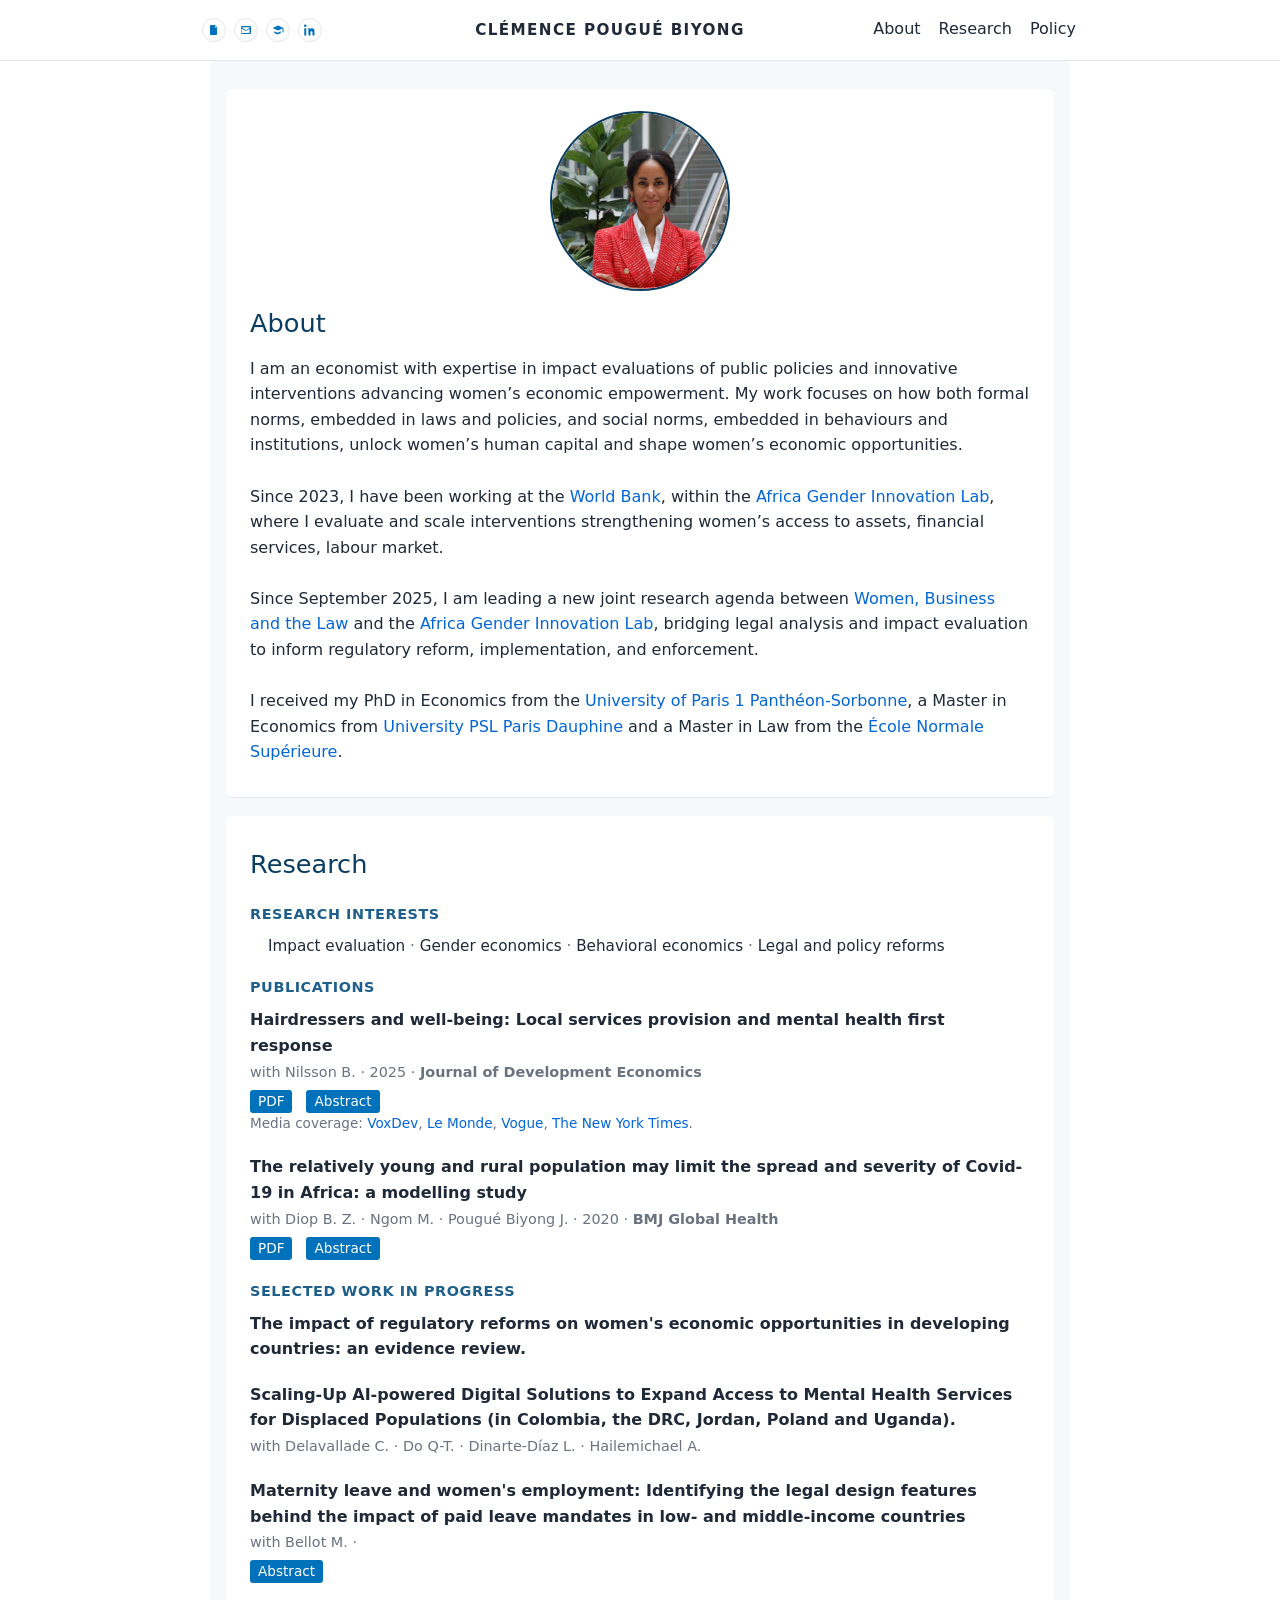
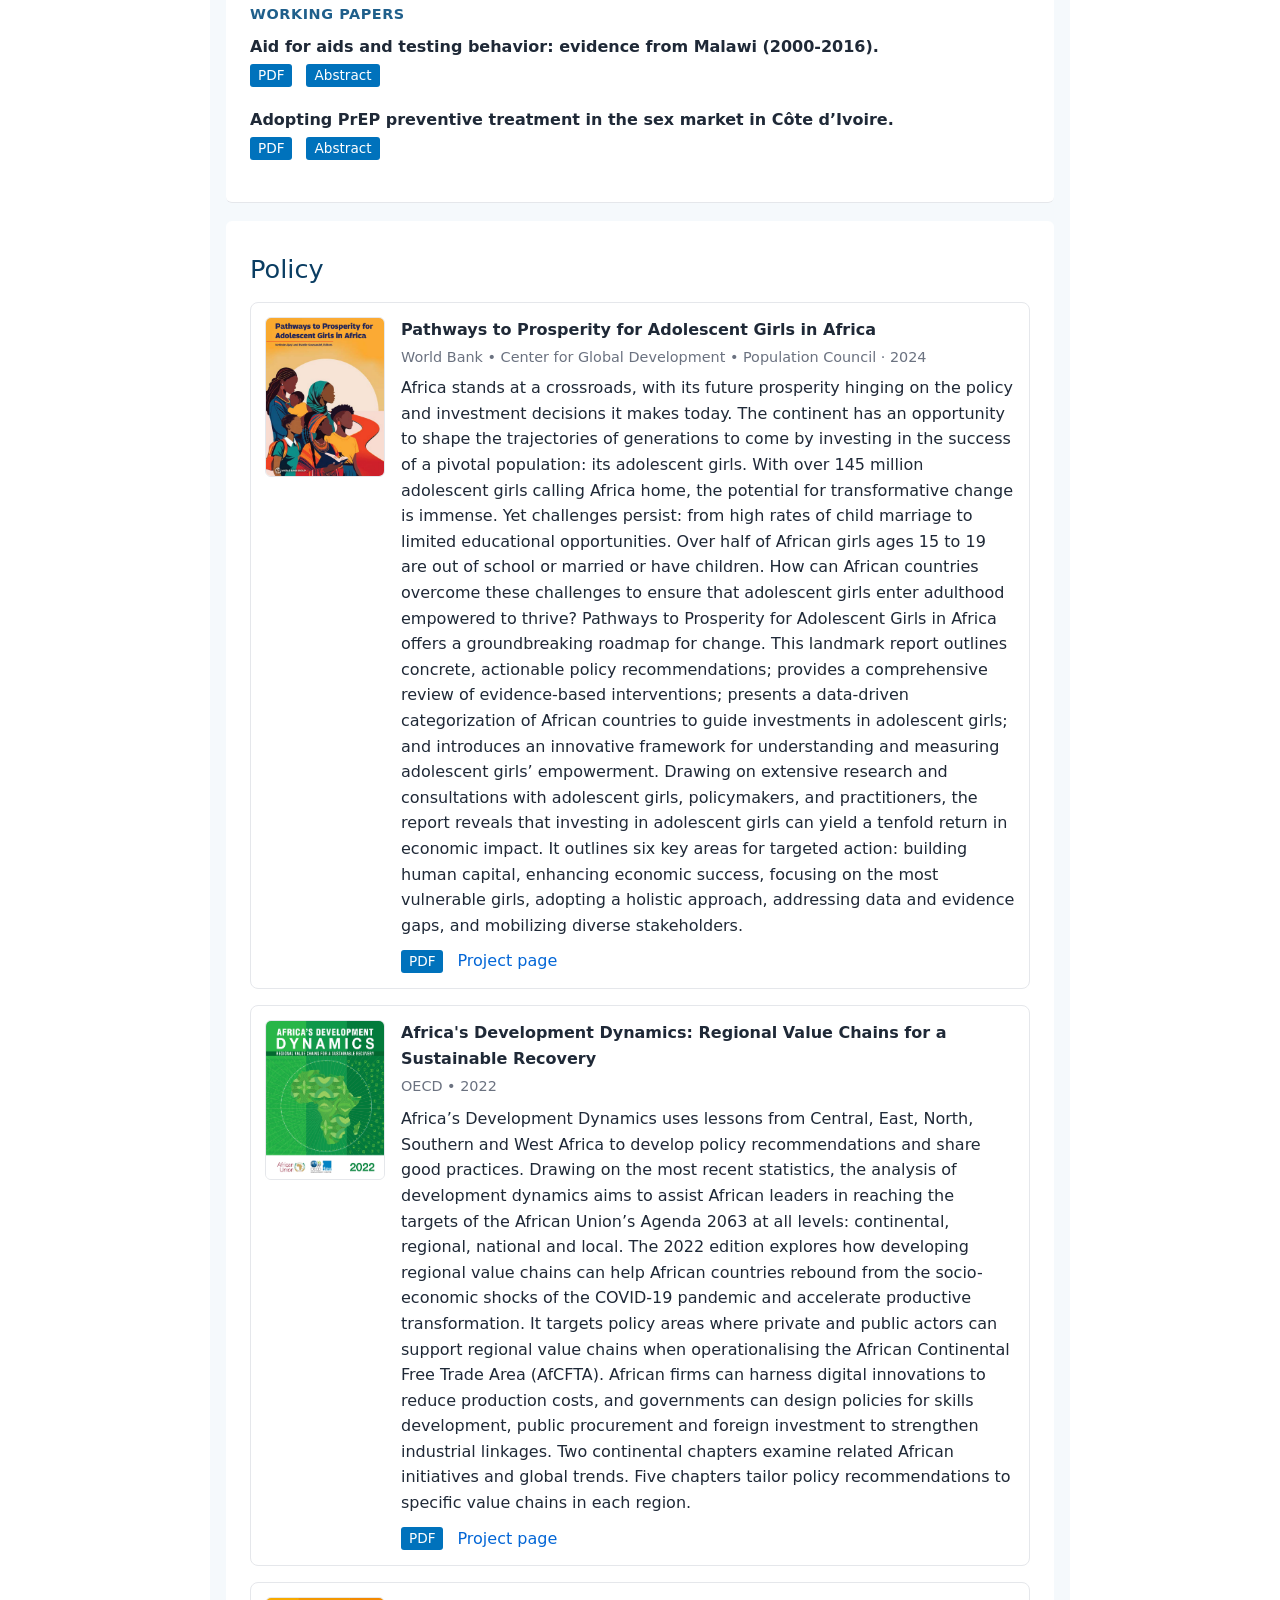
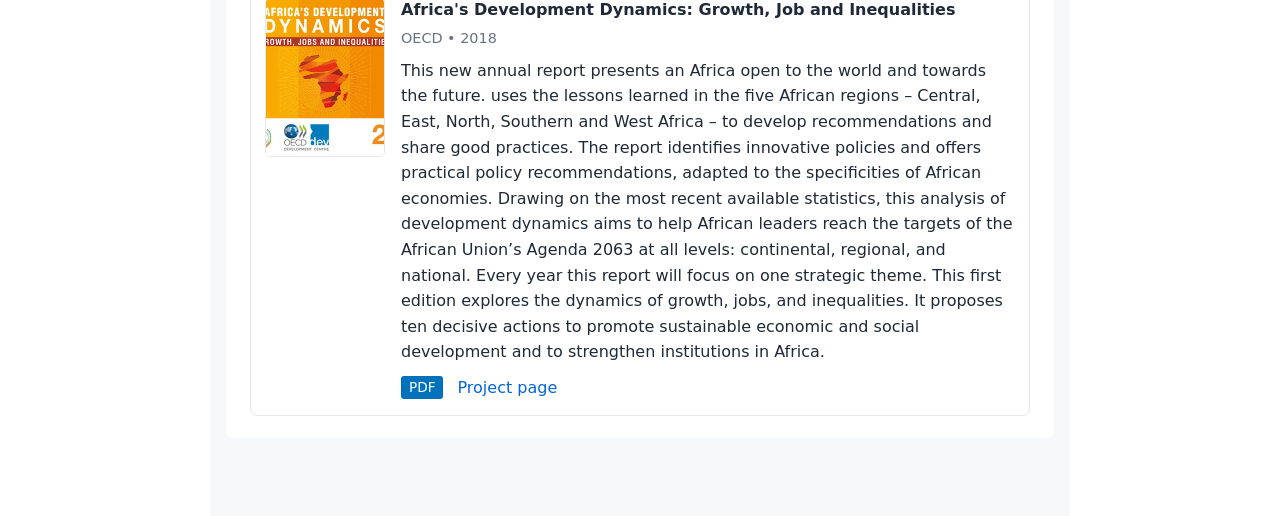
<file: index.html>
<head>
  <meta charset="utf-8">
  <meta name="viewport" content="width=device-width, initial-scale=1">

  <title>Clémence Pougué Biyong</title>

  <!-- Base styles -->
  <link rel="stylesheet" href="assets/css/style.css">

  <!-- One-page layout + overrides -->
  <link rel="stylesheet" href="assets/css/onepage.css">
</head>


<body class="onepage">

  <!-- Sticky top bandeau -->
<header class="topbar">
  <div class="topbar-inner topbar-3col">

    <!-- Left: photo + icons -->
 <div class="top-left">
  <div class="top-icons">
    <a class="top-icon" href="assets/cv/cv.pdf" target="_blank" rel="noopener" aria-label="CV" title="CV">
      <svg viewBox="0 0 24 24" aria-hidden="true">
        <path d="M6 2h8l4 4v14a2 2 0 0 1-2 2H6a2 2 0 0 1-2-2V4a2 2 0 0 1 2-2zm8 1.5V7h3.5L14 3.5zM7 12h10v1.5H7V12zm0 3h10v1.5H7V15zm0-6h6v1.5H7V9z"/>
      </svg>
    </a>

    <a class="top-icon" href="mailto:cpouguebiyong@worldbank.org" aria-label="Email" title="Email">
      <svg viewBox="0 0 24 24" aria-hidden="true">
        <path d="M2 6.5A2.5 2.5 0 0 1 4.5 4h15A2.5 2.5 0 0 1 22 6.5v11A2.5 2.5 0 0 1 19.5 20h-15A2.5 2.5 0 0 1 2 17.5v-11Zm2 .3v.3l8 5.2 8-5.2v-.3a.5.5 0 0 0-.5-.5h-15a.5.5 0 0 0-.5.5Zm16 2.1-7.4 4.8a1.5 1.5 0 0 1-1.6 0L3 8.9v8.6a.5.5 0 0 0 .5.5h15a.5.5 0 0 0 .5-.5V8.9Z"/>
      </svg>
    </a>

    <a class="top-icon" href="https://scholar.google.com/citations?user=H5azOdEAAAAJ&hl=fr" target="_blank" rel="noopener" aria-label="Google Scholar" title="Google Scholar">
      <svg viewBox="0 0 24 24" aria-hidden="true">
        <path d="M12 3 1 8l11 5 9-4.09V17h2V8L12 3zm-1 14.5-6.5-3V18L11 21l6.5-3v-3.5L11 17.5z"/>
      </svg>
    </a>

    <a class="top-icon" href="https://www.linkedin.com/in/cl%C3%A9mence-pougu%C3%A9-biyong-87492a155" target="_blank" rel="noopener" aria-label="LinkedIn" title="LinkedIn">
      <svg viewBox="0 0 24 24" aria-hidden="true">
        <path d="M4.98 3.5A2.48 2.48 0 1 1 2.5 1a2.48 2.48 0 0 1 2.48 2.5zM.5 8.5h4V23h-4zM8.5 8.5h3.8v2h.05c.53-1 1.84-2.05 3.79-2.05 4.05 0 4.8 2.67 4.8 6.14V23h-4v-5.4c0-1.29-.02-2.95-1.8-2.95-1.8 0-2.08 1.4-2.08 2.85V23h-4z"/>
      </svg>
    </a>
  </div>
</div>


    <!-- Centre: name -->
    <div class="top-center">
      <span class="brand-name">CLÉMENCE POUGUÉ BIYONG</span>
    </div>

    <!-- Right: nav -->
    <nav class="topnav top-right">
      <a href="#about">About</a>
      <a href="#research">Research</a>
      <a href="#policy">Policy</a>
    </nav>

  </div>
</header>


   <!-- Sticky top bandeau -->
<link rel="stylesheet" href="assets/css/style.css" />
<link rel="stylesheet" href="assets/css/onepage.css" />


  <!-- Main content -->
  <main class="main">

    <!-- ABOUT -->
   <section id="about" class="section">
       <img src="assets/img/photo.JPG"
       alt="Clémence Pougué Biyong"
       class="about-photo about-photo-top">

  <h2>About</h2>

  <div class="about-block">

    <p class="intro">
  I am an economist with expertise in impact evaluations of public policies and innovative interventions advancing women’s economic empowerment. 
      My work focuses on how both formal norms, embedded in laws and policies, and social norms, embedded in behaviours and institutions, 
      unlock women’s human capital and shape women’s economic opportunities.<br><br>
  Since 2023, I have been working at the
  <a href="https://www.worldbank.org/ext/en/home" target="_blank" rel="noopener">World Bank</a>,
  within the
  <a href="https://www.worldbank.org/en/programs/africa-gender-innovation-lab" target="_blank" rel="noopener">Africa Gender Innovation Lab</a>,
  where I evaluate and scale interventions strengthening women’s access to assets, financial services, labour market. <br><br>
  Since September 2025, I am leading a new joint research agenda between
  <a href="https://wbl.worldbank.org/" target="_blank" rel="noopener">Women, Business and the Law</a>
  and the
  <a href="https://www.worldbank.org/en/programs/africa-gender-innovation-lab" target="_blank" rel="noopener">Africa Gender Innovation Lab</a>,
  bridging legal analysis and impact evaluation to inform regulatory reform, implementation, and enforcement.<br><br>
 
  I received my PhD in Economics from the
  <a href="https://centredeconomiesorbonne.cnrs.fr/en/home/" target="_blank" rel="noopener">University of Paris 1 Panthéon-Sorbonne</a>, a Master in Economics from  <a href="https://dauphine.psl.eu/en/training/masters-degrees/international-affairs-and-development/international-economic-development-111-masters-year-2" target="_blank" rel="noopener">University PSL Paris Dauphine</a> 
       and a Master in Law from the <a href="https://www.ens-rennes.fr/" target="_blank" rel="noopener">École Normale Supérieure</a>.
    </p>
  </div>

       
    </section>

    <!-- RESEARCH -->
   <section id="research" class="section">
  <h2>Research</h2>

  <!-- Research interests -->
  <div class="subhead">Research interests</div>
  <div class="research-interests">
   <span>Impact evaluation</span>
  <span>Gender economics</span>
  <span>Behavioral economics</span>
  <span>Legal and policy reforms</span>
</div>


  <!-- Publications -->
  <div class="subhead">Publications</div>

  <div class="paper">
    <div class="paper-title">
      Hairdressers and well-being: Local services provision and mental health first response
    </div>

    <div class="paper-meta">
      <span class="paper-coauthor" href="https://bjornnilsson.weebly.com/" target="_blank" rel="noopener"> with Nilsson B.</span> ·
      <span class="paper-year">2025</span> ·
      <span class="paper-journal">Journal of Development Economics</span>
    </div>

    <div class="paper-links">
      <a class="pdf-link" href="https://doi.org/10.1016/j.jdeveco.2025.103528" target="_blank" rel="noopener">PDF</a>
      <details class="abstract-toggle">
      <summary>Abstract</summary>
      <p>
        Mental health is globally underfunded. In low-income settings, innovative and layman solutions may constitute alternatives to formal 
        medical systems. We evaluate an innovative program training hairdressers to act as first responders to manifestations of mental health issues. 
        73 hairdressers were trained in active listening. We find some evidence that the training improved hairdresser-customer interactions, 
        but found no effect on the mental health of customers. We also found that training worsened mental health outcomes for hairdressers, 
        and speculate that this has to do with reduced stigma and improved self-evaluative capacities, showing that both customers and hairdressers 
        updated their beliefs about mental health. These results suggest that training alone in a context with stigma and poor mental 
        health awareness may not be enough to measurably improve mental health outcomes, and future similar interventions may want to consider 
        combining training with subsidized access to care, at least in an initial phase.
      </p>
    </details>
    </div>

    <div class="paper-media">
      Media coverage:
      <a href="https://voxdev.org/topic/health/caredressers-lessons-training-local-services-provide-mental-health-support" target="_blank" rel="noopener">VoxDev</a>, 
      <a href="https://www.lemonde.fr/afrique/article/2024/08/30/en-afrique-de-l-ouest-des-coiffeuses-en-premiere-ligne-face-aux-troubles-de-sante-mentale_6299004_3212.html" target="_blank" rel="noopener">Le Monde</a>,
      <a href="https://www.vogue.com/article/global-women-togo-braids" target="_blank" rel="noopener">Vogue</a>,
      <a href="https://www.nytimes.com/2023/11/26/world/africa/hair-salon-mental-health-services.html" target="_blank" rel="noopener">The New York Times</a>.
    </div>
  </div>

       <div class="paper">
    <div class="paper-title">
      The relatively young and rural population may limit the spread and severity of Covid-19 in Africa: a modelling study
    </div>

    <div class="paper-meta">
      <span class="paper-coauthor" href="https://bzdiop.github.io/" target="_blank" rel="noopener"> with Diop B. Z.</span> ·
      <span class="paper-coauthor" href="https://www.anl.gov/profile/marieme-ngom" target="_blank" rel="noopener"> Ngom M.</span> ·
      <span class="paper-coauthor" href="https://scholar.google.com/citations?user=QR7un6AAAAAJ&hl=fr&oi=ao" target="_blank" rel="noopener"> Pougué Biyong J.</span> ·
      <span class="paper-year">2020</span> ·
      <span class="paper-journal">BMJ Global Health</span>
    </div>

    <div class="paper-links">
      <a class="pdf-link" href="https://gh.bmj.com/content/5/5/e002699" target="_blank" rel="noopener">PDF</a>
      <details class="abstract-toggle">
      <summary>Abstract</summary>
      <p>
      A novel coronavirus disease 2019 (COVID-19) has spread to all regions of the world. There is great uncertainty regarding how countries’ characteristics will affect the spread of the epidemic; to date, there are few studies that attempt to predict the spread of the epidemic in African countries. In this paper, we investigate the role of demographic patterns, urbanisation and comorbidities on the possible trajectories of COVID-19 in Ghana, Kenya and Senegal.
       We use an augmented deterministic Susceptible-Infected-Recovered model to predict the true spread of the disease, under the containment measures taken so far. We disaggregate the infected compartment into asymptomatic, mildly symptomatic and severely symptomatic to match observed clinical development of COVID-19. We also account for age structures, urbanisation and comorbidities (HIV, tuberculosis, anaemia).
      In our baseline model, we project that the peak of active cases will occur in July, subject to the effectiveness of policy measures. When accounting for the urbanisation, and factoring in comorbidities, the peak may occur between 2 June and 17 June (Ghana), 22 July and 29 August (Kenya) and, finally, 28 May and 15 June (Senegal). Successful containment policies could lead to lower rates of severe infections. While most cases will be mild, we project in the absence of policies further containing the spread, that between 0.78% and 1.03%, 0.61% and 1.22%, and 0.60% and 0.84% of individuals in Ghana, Kenya and Senegal, respectively, may develop severe symptoms at the time of the peak of the epidemic.
     Compared with Europe, Africa’s younger and rural population may modify the severity of the epidemic. The large youth population may lead to more infections but most of these infections will be asymptomatic or mild, and will probably go undetected. The higher prevalence of underlying conditions must be considered.
      </p>
    </details>
    </div>
  </div>

  <!-- Work in progress -->
  <div class="subhead">Selected work in progress</div>

  <div class="paper">
    <div class="paper-title">
     The impact of regulatory reforms on women's economic opportunities in developing countries: an evidence review.
    </div>
    </div>

  <div class="paper">
    <div class="paper-title">
      Scaling-Up AI-powered Digital Solutions to Expand Access to Mental Health Services for Displaced Populations (in Colombia, the DRC, Jordan, Poland and Uganda).
    </div>

    <div class="paper-meta">
      <span class="paper-coauthor" href="https://sites.google.com/site/claradelavallade/" target="_blank" rel="noopener"> with Delavallade C.</span> ·
      <span class="paper-coauthor" href="https://sites.google.com/site/quytoando/home" target="_blank" rel="noopener"> Do Q-T.</span> ·
      <span class="paper-coauthor" href="https://sites.google.com/view/lelys-dinarte/home" target="_blank" rel="noopener"> Dinarte-Díaz L.</span> ·
      <span class="paper-coauthor" href="https://scholar.google.com/citations?user=SPNZbfsAAAAJ&hl=en" target="_blank" rel="noopener"> Hailemichael A.</span> 
    </div>
  </div>

  <div class="paper">
    <div class="paper-title">
      Maternity leave and women's employment: Identifying the legal design features behind the impact of paid leave mandates in low- and middle-income countries
    </div>

    <div class="paper-meta">
      <span class="paper-coauthor" href="" target="_blank" rel="noopener"> with Bellot M.</span> ·
    </div>

    <div class="paper-links">
      <details class="abstract-toggle">
      <summary>Abstract</summary>
      <p>
      Paid maternity leave mandates have mixed effects on women’s labor market outcomes in low- and middle-income countries. 
      Firms may hire fewer women or employ them on worse terms, and women may shift from formal jobs into informal work or self-employment. 
      Which legal provisions drive these effects: the duration of leave, who bears its cost, or the strength of job protection guarantees upon return? 
      This project addresses this question through a meta-analysis of impact evaluations of maternity leave, extending beyond LMICs. 
      It then uses the Women, Business and the Law database to guide an LLM-based prediction of policy effect sizes, and tests the model on countries that recently adopted maternity leave.
      </p>
    </details>
    </div>
    
  </div>

  <!-- Working papers -->
  <div class="subhead">Working papers</div>

     <div class="paper">
    <div class="paper-title">
      Aid for aids and testing behavior: evidence from Malawi (2000-2016).
    </div>

    <div class="paper-links">
      <a class="pdf-link" href="https://www.dropbox.com/s/ooha1xe2pfmu7y4/MWI_AIDS_2022_08.pdf?dl=0" target="_blank" rel="noopener">PDF</a>
      <details class="abstract-toggle">
      <summary>Abstract</summary>
      <p>
     What is the impact of foreign aid-funded HIV-prevention programs on the testing decision?
Since the 1990s, Malawi has successfully fought HIV, yet it has the 6th HIV prevalence rate (2019) and the 10th HIV incidence rate (2016) worldwide. This empirical paper studies the impact of exposure to a prevention program on screening decision. It matches foreign aid-funded
HIV-prevention programs implemented between 1997 and 2017 (AidData and Ministry of Finance of Malawi) to 92,310 respondents from four Demographic and Health Survey (DHS) waves.
It finds that exposure to HIV-prevention programs has not increased the likelihood of getting tested. Instead, it has decreased the likelihood of being tested by 3 percent between 2004 and
2010. This impact varies according to the intensity of exposure. The analysis of mechanisms suggests that foreign-funded HIV-prevention programs would have increased stigma without any
impact on the level of knowledge about HIV, which was already high. The negative impact is stronger for men than women, encouraging further investigation into the “HIV testing burden” among couples.
      </p>
    </details>
    </div>
  </div>

      <div class="paper">
    <div class="paper-title">
      Adopting PrEP preventive treatment in the sex market in Côte d’Ivoire.
    </div>

    <div class="paper-links">
      <a class="pdf-link" href="https://www.dropbox.com/s/rek1clpa7g7l5hj/PREP_FSW_2022.pdf?dl=0" target="_blank" rel="noopener">PDF</a>
      <details class="abstract-toggle">
      <summary>Abstract</summary>
      <p>
     Since 2015, the WHO has been advocating for the dissemination of HIV preventive drugs (Pre-exposure Prophylaxis, PrEP) among Female Sex Workers (FSWs). Yet studies find low adherence among FSWs. This paper tests the hypothesis that the opportunity cost of treatment adherence varies according to FSWs' sexual behavior. 
        It defines a theoretical framework for preventive treatment adherence. The theory is empirically tested with a simultaneous equations model. It uses a new database collected from November 2019  to April 2021 in San Pedro (Côte d'Ivoire), as part of the project PRINCESSE ANRS 12381. 
        The attrition to the project captures non-adherence to PrEP. Estimates show that treatment adherence variates with the number of sexual intercourse. Having fewer clients 
        significantly increases the likelihood of dropping treatment. These results are consistent with theoretical predictions. The effect is stronger for those who do not believe in the treatment efficiency. This paper complements previous studies on PrEP impact on risk compensating behavior among FSWs.
      </p>
    </details>
    </div>
  </div>



</section>


    <!-- POLICY -->
<section id="policy" class="section">
  <h2>Policy</h2>

  <div class="policy-grid">

    <article class="policy-card">
      <img class="policy-cover"
           src="assets/img/policy/ado_report.png"
           alt="Cover of Ado Report"
           loading="lazy">

      <div class="policy-body">
        <div class="policy-title">Pathways to Prosperity for Adolescent Girls in Africa</div>
         <div class="paper-meta">
          <span class="paper-coauthor"> World Bank • Center for Global Development • Population Council</span> ·
          <span class="paper-year">2024</span> 
        </div>

        <p class="policy-desc">
          Africa stands at a crossroads, with its future prosperity hinging on the policy and investment decisions it makes today. 
          The continent has an opportunity to shape the trajectories of generations to come by investing in the success of a pivotal 
          population: its adolescent girls. With over 145 million adolescent girls calling Africa home, the potential for transformative 
          change is immense. Yet challenges persist: from high rates of child marriage to limited educational opportunities. Over half of 
          African girls ages 15 to 19 are out of school or married or have children. How can African countries overcome these challenges 
          to ensure that adolescent girls enter adulthood empowered to thrive? Pathways to Prosperity for Adolescent Girls in Africa offers 
          a groundbreaking roadmap for change. This landmark report outlines concrete, actionable policy recommendations; provides a comprehensive 
          review of evidence-based interventions; presents a data-driven categorization of African countries to guide investments in adolescent 
          girls; and introduces an innovative framework for understanding and measuring adolescent girls’ empowerment. Drawing on extensive 
          research and consultations with adolescent girls, policymakers, and practitioners, the report reveals that investing in adolescent 
          girls can yield a tenfold return in economic impact. It outlines six key areas for targeted action: building human capital, enhancing 
          economic success, focusing on the most vulnerable girls, adopting a holistic approach, addressing data and evidence gaps, and mobilizing 
          diverse stakeholders.
        </p>

        <div class="policy-links">
          <a class="pdf-link" href="https://openknowledge.worldbank.org/bitstreams/e8a16227-c015-437c-b661-c86788dff947/download" target="_blank" rel="noopener">PDF</a>
          <a href="https://www.worldbank.org/en/region/afr/publication/pathways-to-prosperity-for-adolescent-girls-in-africa" target="_blank" rel="noopener">Project page</a>
          <!-- Optional -->
          <!-- <a href="#" target="_blank" rel="noopener">Slides</a> -->
        </div>
      </div>
    </article>

        <article class="policy-card">
      <img class="policy-cover"
           src="assets/img/policy/afdd2022_report.jpg"
           alt="Cover of AfDD 2022"
           loading="lazy">

      <div class="policy-body">
        <div class="policy-title">Africa's Development Dynamics: Regional Value Chains for a Sustainable Recovery</div>
        <div class="policy-meta">OECD • 2022</div>

        <p class="policy-desc">
         Africa’s Development Dynamics uses lessons from Central, East, North, Southern and West Africa to develop policy recommendations 
          and share good practices. Drawing on the most recent statistics, the analysis of development dynamics aims to assist African 
          leaders in reaching the targets of the African Union’s Agenda 2063 at all levels: continental, regional, national and local. 
          The 2022 edition explores how developing regional value chains can help African countries rebound from the socio-economic 
          shocks of the COVID-19 pandemic and accelerate productive transformation. It targets policy areas where private and public 
          actors can support regional value chains when operationalising the African Continental Free Trade Area (AfCFTA). African firms 
          can harness digital innovations to reduce production costs, and governments can design policies for skills development, public 
          procurement and foreign investment to strengthen industrial linkages. Two continental chapters examine related African initiatives 
          and global trends. Five chapters tailor policy recommendations to specific value chains in each region.
        </p>

        <div class="policy-links">
          <a class="pdf-link" href="https://www.oecd.org/content/dam/oecd/en/publications/reports/2022/05/africa-s-development-dynamics-2022_8e128a8d/2e3b97fd-en.pdf" target="_blank" rel="noopener">PDF</a>
          <a href="https://www.oecd.org/en/publications/africa-s-development-dynamics-2022_2e3b97fd-en.html" target="_blank" rel="noopener">Project page</a>
        </div>
      </div>
    </article>

    <article class="policy-card">
      <img class="policy-cover"
           src="assets/img/policy/afdd2018_report.jpg"
           alt="Cover of AfDD 2018"
           loading="lazy">

      <div class="policy-body">
        <div class="policy-title">Africa's Development Dynamics: Growth, Job and Inequalities</div>
        <div class="policy-meta">OECD • 2018</div>

        <p class="policy-desc">
          This new annual report presents an Africa open to the world and towards the future. uses the lessons learned in the five African 
          regions – Central, East, North, Southern and West Africa – to develop recommendations and share good practices. The report 
          identifies innovative policies and offers practical policy recommendations, adapted to the specificities of African economies. 
          Drawing on the most recent available statistics, this analysis of development dynamics aims to help African leaders reach the targets 
          of the African Union’s Agenda 2063 at all levels: continental, regional, and national. Every year this report will focus on one 
          strategic theme. This first edition explores the dynamics of growth, jobs, and inequalities. It proposes ten decisive actions to 
          promote sustainable economic and social development and to strengthen institutions in Africa.
        </p>

        <div class="policy-links">
          <a class="pdf-link" href="https://www.oecd.org/content/dam/oecd/en/publications/reports/2018/07/africa-s-development-dynamics-2018_g1g906a2/9789264302501-en.pdf" target="_blank" rel="noopener">PDF</a>
          <a href="https://www.oecd.org/en/publications/africa-s-development-dynamics-2018_9789264302501-en.html#abstract" target="_blank" rel="noopener">Project page</a>
        </div>
      </div>
    </article>

  </div>
</section>

  
</body>
</file>
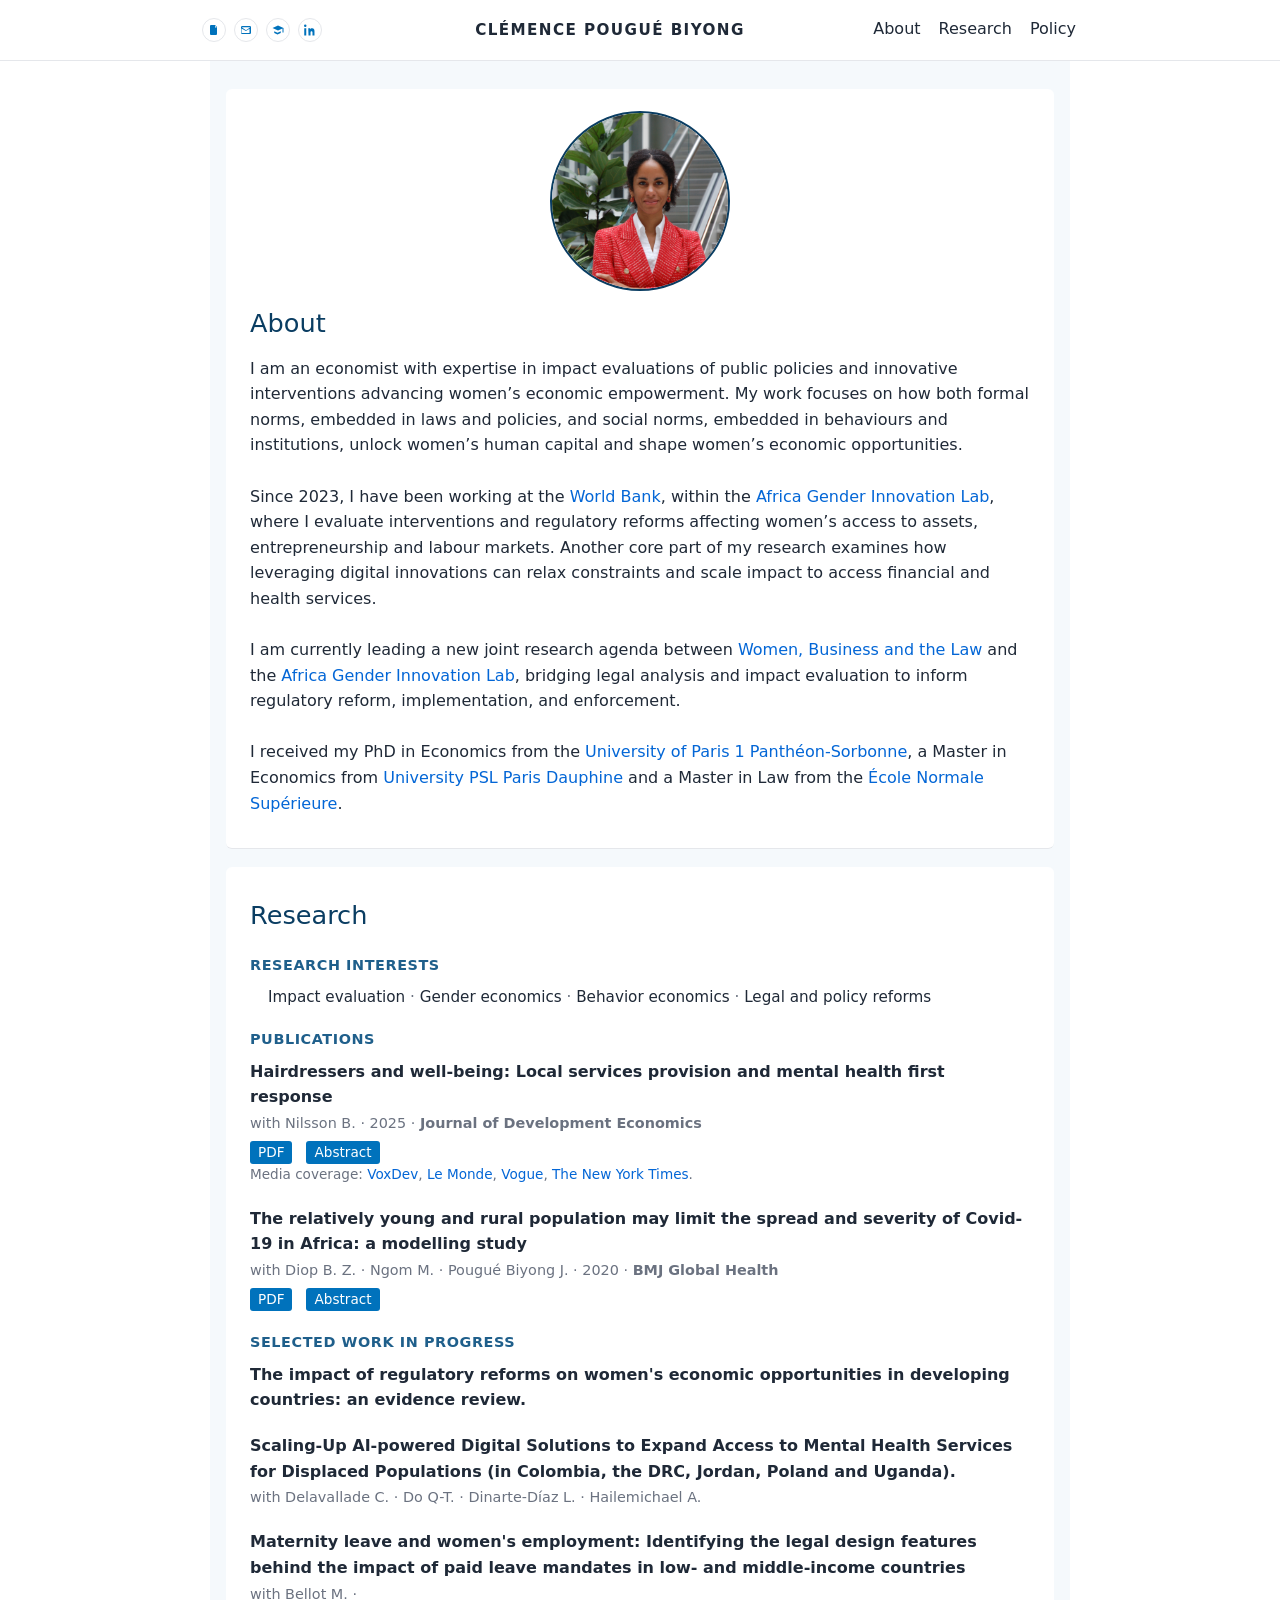
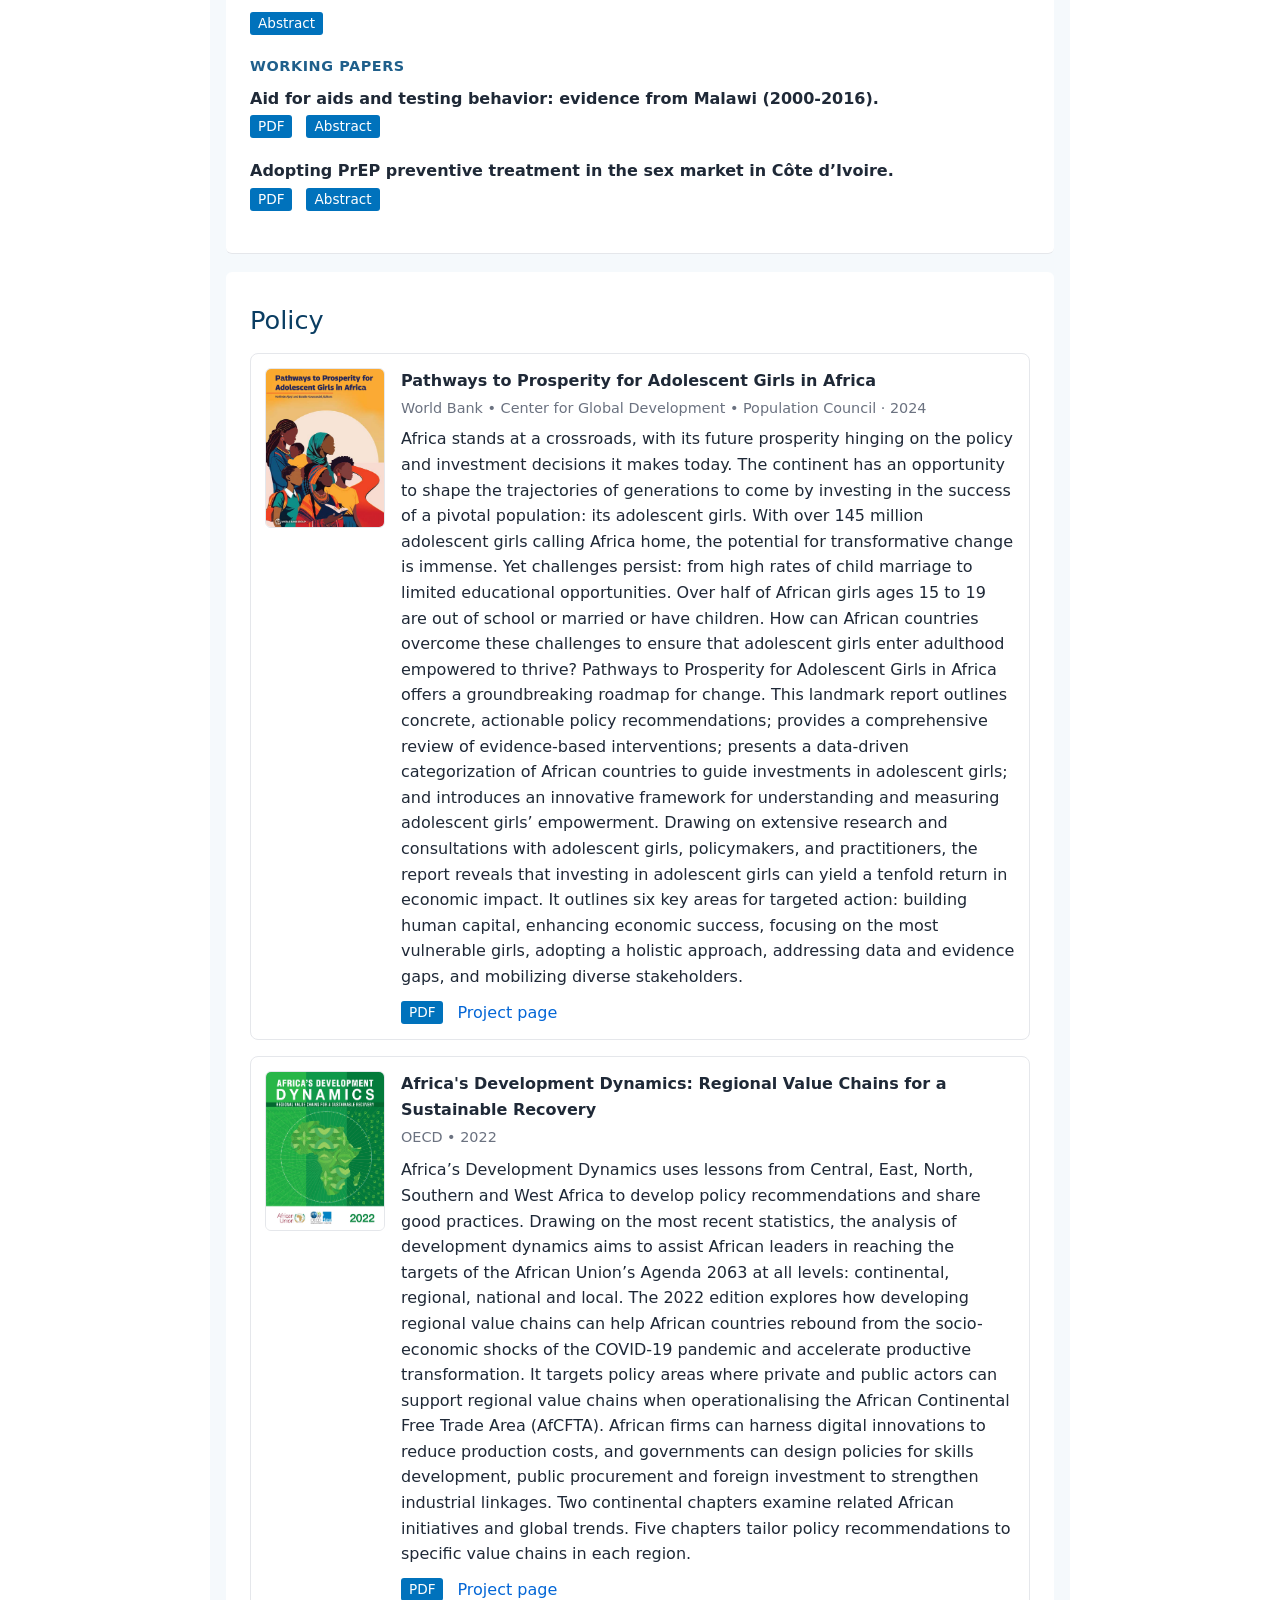
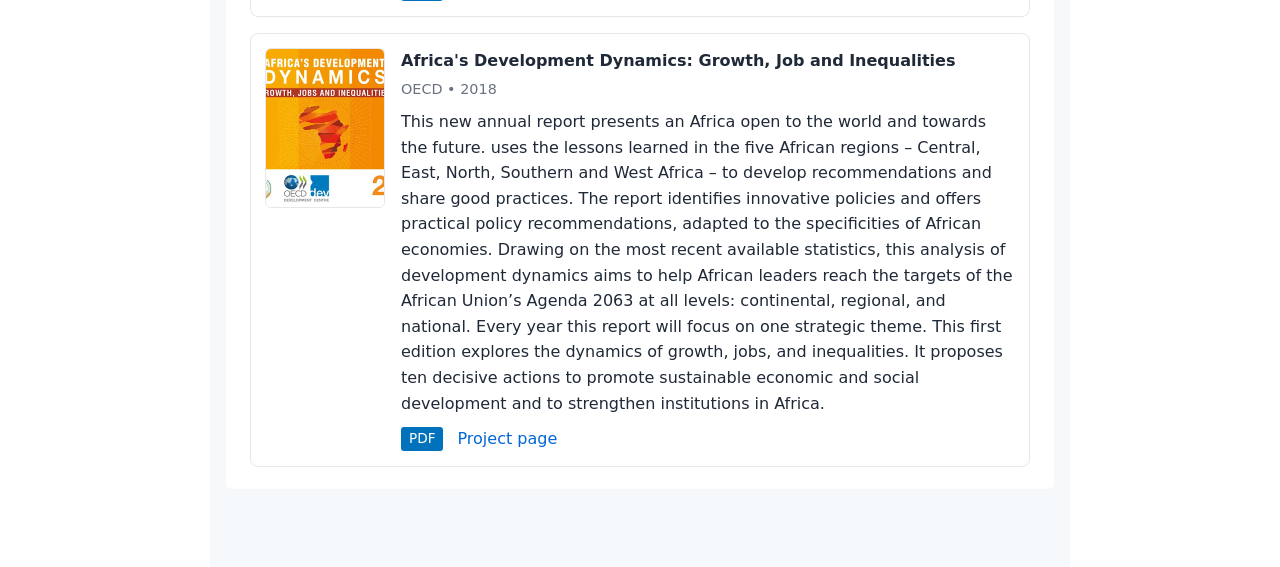
<file: onepage.html>
<body class="onepage">

  <!-- Sticky top bandeau -->
<header class="topbar">
  <div class="topbar-inner topbar-3col">

    <!-- Left: photo + icons -->
 <div class="top-left">
  <div class="top-icons">
    <a class="top-icon" href="assets/cv/cv.pdf" target="_blank" rel="noopener" aria-label="CV" title="CV">
      <svg viewBox="0 0 24 24" aria-hidden="true">
        <path d="M6 2h8l4 4v14a2 2 0 0 1-2 2H6a2 2 0 0 1-2-2V4a2 2 0 0 1 2-2zm8 1.5V7h3.5L14 3.5zM7 12h10v1.5H7V12zm0 3h10v1.5H7V15zm0-6h6v1.5H7V9z"/>
      </svg>
    </a>

    <a class="top-icon" href="mailto:cpouguebiyong@worldbank.org" aria-label="Email" title="Email">
      <svg viewBox="0 0 24 24" aria-hidden="true">
        <path d="M2 6.5A2.5 2.5 0 0 1 4.5 4h15A2.5 2.5 0 0 1 22 6.5v11A2.5 2.5 0 0 1 19.5 20h-15A2.5 2.5 0 0 1 2 17.5v-11Zm2 .3v.3l8 5.2 8-5.2v-.3a.5.5 0 0 0-.5-.5h-15a.5.5 0 0 0-.5.5Zm16 2.1-7.4 4.8a1.5 1.5 0 0 1-1.6 0L3 8.9v8.6a.5.5 0 0 0 .5.5h15a.5.5 0 0 0 .5-.5V8.9Z"/>
      </svg>
    </a>

    <a class="top-icon" href="https://scholar.google.com/citations?user=H5azOdEAAAAJ&hl=fr" target="_blank" rel="noopener" aria-label="Google Scholar" title="Google Scholar">
      <svg viewBox="0 0 24 24" aria-hidden="true">
        <path d="M12 3 1 8l11 5 9-4.09V17h2V8L12 3zm-1 14.5-6.5-3V18L11 21l6.5-3v-3.5L11 17.5z"/>
      </svg>
    </a>

    <a class="top-icon" href="https://www.linkedin.com/in/cl%C3%A9mence-pougu%C3%A9-biyong-87492a155" target="_blank" rel="noopener" aria-label="LinkedIn" title="LinkedIn">
      <svg viewBox="0 0 24 24" aria-hidden="true">
        <path d="M4.98 3.5A2.48 2.48 0 1 1 2.5 1a2.48 2.48 0 0 1 2.48 2.5zM.5 8.5h4V23h-4zM8.5 8.5h3.8v2h.05c.53-1 1.84-2.05 3.79-2.05 4.05 0 4.8 2.67 4.8 6.14V23h-4v-5.4c0-1.29-.02-2.95-1.8-2.95-1.8 0-2.08 1.4-2.08 2.85V23h-4z"/>
      </svg>
    </a>
  </div>
</div>


    <!-- Centre: name -->
    <div class="top-center">
      <span class="brand-name">CLÉMENCE POUGUÉ BIYONG</span>
    </div>

    <!-- Right: nav -->
    <nav class="topnav top-right">
      <a href="#about">About</a>
      <a href="#research">Research</a>
      <a href="#policy">Policy</a>
    </nav>

  </div>
</header>


   <!-- Sticky top bandeau -->
<link rel="stylesheet" href="assets/css/style.css" />
<link rel="stylesheet" href="assets/css/onepage.css" />


  <!-- Main content -->
  <main class="main">

    <!-- ABOUT -->
   <section id="about" class="section">
       <img src="assets/img/photo.JPG"
       alt="Clémence Pougué Biyong"
       class="about-photo about-photo-top">

  <h2>About</h2>

  <div class="about-block">

    <p class="intro">
  I am an economist with expertise in impact evaluations of public policies and innovative interventions advancing women’s economic empowerment. My work focuses on how both formal norms, embedded in laws and policies, and social norms, embedded in behaviours and institutions, unlock women’s human capital and shape women’s economic opportunities.<br><br>
  Since 2023, I have been working at the
  <a href="https://www.worldbank.org/ext/en/home" target="_blank" rel="noopener">World Bank</a>,
  within the
  <a href="https://www.worldbank.org/en/programs/africa-gender-innovation-lab" target="_blank" rel="noopener">Africa Gender Innovation Lab</a>,
  where I evaluate interventions and regulatory reforms affecting women’s access to assets, entrepreneurship and labour markets. Another core part of my research examines how leveraging digital innovations can relax constraints and scale impact to access financial and health services.<br><br>
  I am currently leading a new joint research agenda between
  <a href="https://wbl.worldbank.org/" target="_blank" rel="noopener">Women, Business and the Law</a>
  and the
  <a href="https://www.worldbank.org/en/programs/africa-gender-innovation-lab" target="_blank" rel="noopener">Africa Gender Innovation Lab</a>,
  bridging legal analysis and impact evaluation to inform regulatory reform, implementation, and enforcement.<br><br>
  I received my PhD in Economics from the
  <a href="https://centredeconomiesorbonne.cnrs.fr/en/home/" target="_blank" rel="noopener">University of Paris 1 Panthéon-Sorbonne</a>, a Master in Economics from  <a href="https://dauphine.psl.eu/en/training/masters-degrees/international-affairs-and-development/international-economic-development-111-masters-year-2" target="_blank" rel="noopener">University PSL Paris Dauphine</a> 
       and a Master in Law from the <a href="https://www.ens-rennes.fr/" target="_blank" rel="noopener">École Normale Supérieure</a>.
    </p>
  </div>

       
    </section>

    <!-- RESEARCH -->
   <section id="research" class="section">
  <h2>Research</h2>

  <!-- Research interests -->
  <div class="subhead">Research interests</div>
  <div class="research-interests">
   <span>Impact evaluation</span>
  <span>Gender economics</span>
  <span>Behavior economics</span>
  <span>Legal and policy reforms</span>
</div>


  <!-- Publications -->
  <div class="subhead">Publications</div>

  <div class="paper">
    <div class="paper-title">
      Hairdressers and well-being: Local services provision and mental health first response
    </div>

    <div class="paper-meta">
      <span class="paper-coauthor" href="https://bjornnilsson.weebly.com/" target="_blank" rel="noopener"> with Nilsson B.</span> ·
      <span class="paper-year">2025</span> ·
      <span class="paper-journal">Journal of Development Economics</span>
    </div>

    <div class="paper-links">
      <a class="pdf-link" href="https://doi.org/10.1016/j.jdeveco.2025.103528" target="_blank" rel="noopener">PDF</a>
      <details class="abstract-toggle">
      <summary>Abstract</summary>
      <p>
        Mental health is globally underfunded. In low-income settings, innovative and layman solutions may constitute alternatives to formal 
        medical systems. We evaluate an innovative program training hairdressers to act as first responders to manifestations of mental health issues. 
        73 hairdressers were trained in active listening. We find some evidence that the training improved hairdresser-customer interactions, 
        but found no effect on the mental health of customers. We also found that training worsened mental health outcomes for hairdressers, 
        and speculate that this has to do with reduced stigma and improved self-evaluative capacities, showing that both customers and hairdressers 
        updated their beliefs about mental health. These results suggest that training alone in a context with stigma and poor mental 
        health awareness may not be enough to measurably improve mental health outcomes, and future similar interventions may want to consider 
        combining training with subsidized access to care, at least in an initial phase.
      </p>
    </details>
    </div>

    <div class="paper-media">
      Media coverage:
      <a href="https://voxdev.org/topic/health/caredressers-lessons-training-local-services-provide-mental-health-support" target="_blank" rel="noopener">VoxDev</a>, 
      <a href="https://www.lemonde.fr/afrique/article/2024/08/30/en-afrique-de-l-ouest-des-coiffeuses-en-premiere-ligne-face-aux-troubles-de-sante-mentale_6299004_3212.html" target="_blank" rel="noopener">Le Monde</a>,
      <a href="https://www.vogue.com/article/global-women-togo-braids" target="_blank" rel="noopener">Vogue</a>,
      <a href="https://www.nytimes.com/2023/11/26/world/africa/hair-salon-mental-health-services.html" target="_blank" rel="noopener">The New York Times</a>.
    </div>
  </div>

       <div class="paper">
    <div class="paper-title">
      The relatively young and rural population may limit the spread and severity of Covid-19 in Africa: a modelling study
    </div>

    <div class="paper-meta">
      <span class="paper-coauthor" href="https://bzdiop.github.io/" target="_blank" rel="noopener"> with Diop B. Z.</span> ·
      <span class="paper-coauthor" href="https://www.anl.gov/profile/marieme-ngom" target="_blank" rel="noopener"> Ngom M.</span> ·
      <span class="paper-coauthor" href="https://scholar.google.com/citations?user=QR7un6AAAAAJ&hl=fr&oi=ao" target="_blank" rel="noopener"> Pougué Biyong J.</span> ·
      <span class="paper-year">2020</span> ·
      <span class="paper-journal">BMJ Global Health</span>
    </div>

    <div class="paper-links">
      <a class="pdf-link" href="https://gh.bmj.com/content/5/5/e002699" target="_blank" rel="noopener">PDF</a>
      <details class="abstract-toggle">
      <summary>Abstract</summary>
      <p>
      A novel coronavirus disease 2019 (COVID-19) has spread to all regions of the world. There is great uncertainty regarding how countries’ characteristics will affect the spread of the epidemic; to date, there are few studies that attempt to predict the spread of the epidemic in African countries. In this paper, we investigate the role of demographic patterns, urbanisation and comorbidities on the possible trajectories of COVID-19 in Ghana, Kenya and Senegal.
       We use an augmented deterministic Susceptible-Infected-Recovered model to predict the true spread of the disease, under the containment measures taken so far. We disaggregate the infected compartment into asymptomatic, mildly symptomatic and severely symptomatic to match observed clinical development of COVID-19. We also account for age structures, urbanisation and comorbidities (HIV, tuberculosis, anaemia).
      In our baseline model, we project that the peak of active cases will occur in July, subject to the effectiveness of policy measures. When accounting for the urbanisation, and factoring in comorbidities, the peak may occur between 2 June and 17 June (Ghana), 22 July and 29 August (Kenya) and, finally, 28 May and 15 June (Senegal). Successful containment policies could lead to lower rates of severe infections. While most cases will be mild, we project in the absence of policies further containing the spread, that between 0.78% and 1.03%, 0.61% and 1.22%, and 0.60% and 0.84% of individuals in Ghana, Kenya and Senegal, respectively, may develop severe symptoms at the time of the peak of the epidemic.
     Compared with Europe, Africa’s younger and rural population may modify the severity of the epidemic. The large youth population may lead to more infections but most of these infections will be asymptomatic or mild, and will probably go undetected. The higher prevalence of underlying conditions must be considered.
      </p>
    </details>
    </div>
  </div>

  <!-- Work in progress -->
  <div class="subhead">Selected work in progress</div>

  <div class="paper">
    <div class="paper-title">
     The impact of regulatory reforms on women's economic opportunities in developing countries: an evidence review.
    </div>
    </div>

  <div class="paper">
    <div class="paper-title">
      Scaling-Up AI-powered Digital Solutions to Expand Access to Mental Health Services for Displaced Populations (in Colombia, the DRC, Jordan, Poland and Uganda).
    </div>

    <div class="paper-meta">
      <span class="paper-coauthor" href="https://sites.google.com/site/claradelavallade/" target="_blank" rel="noopener"> with Delavallade C.</span> ·
      <span class="paper-coauthor" href="https://sites.google.com/site/quytoando/home" target="_blank" rel="noopener"> Do Q-T.</span> ·
      <span class="paper-coauthor" href="https://sites.google.com/view/lelys-dinarte/home" target="_blank" rel="noopener"> Dinarte-Díaz L.</span> ·
      <span class="paper-coauthor" href="https://scholar.google.com/citations?user=SPNZbfsAAAAJ&hl=en" target="_blank" rel="noopener"> Hailemichael A.</span> 
    </div>
  </div>

  <div class="paper">
    <div class="paper-title">
      Maternity leave and women's employment: Identifying the legal design features behind the impact of paid leave mandates in low- and middle-income countries
    </div>

    <div class="paper-meta">
      <span class="paper-coauthor" href="" target="_blank" rel="noopener"> with Bellot M.</span> ·
    </div>

    <div class="paper-links">
      <details class="abstract-toggle">
      <summary>Abstract</summary>
      <p>
      Paid maternity leave mandates have mixed effects on women’s labor market outcomes in low- and middle-income countries. 
      Firms may hire fewer women or employ them on worse terms, and women may shift from formal jobs into informal work or self-employment. 
      Which legal provisions drive these effects: the duration of leave, who bears its cost, or the strength of job protection guarantees upon return? 
      This project addresses this question through a meta-analysis of impact evaluations of maternity leave, extending beyond LMICs. 
      It then uses the Women, Business and the Law database to guide an LLM-based prediction of policy effect sizes, and tests the model on countries that recently adopted maternity leave.
      </p>
    </details>
    </div>
    
  </div>

  <!-- Working papers -->
  <div class="subhead">Working papers</div>

     <div class="paper">
    <div class="paper-title">
      Aid for aids and testing behavior: evidence from Malawi (2000-2016).
    </div>

    <div class="paper-links">
      <a class="pdf-link" href="https://www.dropbox.com/s/ooha1xe2pfmu7y4/MWI_AIDS_2022_08.pdf?dl=0" target="_blank" rel="noopener">PDF</a>
      <details class="abstract-toggle">
      <summary>Abstract</summary>
      <p>
     What is the impact of foreign aid-funded HIV-prevention programs on the testing decision?
Since the 1990s, Malawi has successfully fought HIV, yet it has the 6th HIV prevalence rate (2019) and the 10th HIV incidence rate (2016) worldwide. This empirical paper studies the impact of exposure to a prevention program on screening decision. It matches foreign aid-funded
HIV-prevention programs implemented between 1997 and 2017 (AidData and Ministry of Finance of Malawi) to 92,310 respondents from four Demographic and Health Survey (DHS) waves.
It finds that exposure to HIV-prevention programs has not increased the likelihood of getting tested. Instead, it has decreased the likelihood of being tested by 3 percent between 2004 and
2010. This impact varies according to the intensity of exposure. The analysis of mechanisms suggests that foreign-funded HIV-prevention programs would have increased stigma without any
impact on the level of knowledge about HIV, which was already high. The negative impact is stronger for men than women, encouraging further investigation into the “HIV testing burden” among couples.
      </p>
    </details>
    </div>
  </div>

      <div class="paper">
    <div class="paper-title">
      Adopting PrEP preventive treatment in the sex market in Côte d’Ivoire.
    </div>

    <div class="paper-links">
      <a class="pdf-link" href="https://www.dropbox.com/s/rek1clpa7g7l5hj/PREP_FSW_2022.pdf?dl=0" target="_blank" rel="noopener">PDF</a>
      <details class="abstract-toggle">
      <summary>Abstract</summary>
      <p>
     Since 2015, the WHO has been advocating for the dissemination of HIV preventive drugs (Pre-exposure Prophylaxis, PrEP) among Female Sex Workers (FSWs). Yet studies find low adherence among FSWs. This paper tests the hypothesis that the opportunity cost of treatment adherence varies according to FSWs' sexual behavior. 
        It defines a theoretical framework for preventive treatment adherence. The theory is empirically tested with a simultaneous equations model. It uses a new database collected from November 2019  to April 2021 in San Pedro (Côte d'Ivoire), as part of the project PRINCESSE ANRS 12381. 
        The attrition to the project captures non-adherence to PrEP. Estimates show that treatment adherence variates with the number of sexual intercourse. Having fewer clients 
        significantly increases the likelihood of dropping treatment. These results are consistent with theoretical predictions. The effect is stronger for those who do not believe in the treatment efficiency. This paper complements previous studies on PrEP impact on risk compensating behavior among FSWs.
      </p>
    </details>
    </div>
  </div>


</section>


    <!-- POLICY -->
<section id="policy" class="section">
  <h2>Policy</h2>

  <div class="policy-grid">

    <article class="policy-card">
      <img class="policy-cover"
           src="assets/img/policy/ado_report.png"
           alt="Cover of Ado Report"
           loading="lazy">

      <div class="policy-body">
        <div class="policy-title">Pathways to Prosperity for Adolescent Girls in Africa</div>
         <div class="paper-meta">
          <span class="paper-coauthor"> World Bank • Center for Global Development • Population Council</span> ·
          <span class="paper-year">2024</span> 
        </div>

        <p class="policy-desc">
          Africa stands at a crossroads, with its future prosperity hinging on the policy and investment decisions it makes today. 
          The continent has an opportunity to shape the trajectories of generations to come by investing in the success of a pivotal 
          population: its adolescent girls. With over 145 million adolescent girls calling Africa home, the potential for transformative 
          change is immense. Yet challenges persist: from high rates of child marriage to limited educational opportunities. Over half of 
          African girls ages 15 to 19 are out of school or married or have children. How can African countries overcome these challenges 
          to ensure that adolescent girls enter adulthood empowered to thrive? Pathways to Prosperity for Adolescent Girls in Africa offers 
          a groundbreaking roadmap for change. This landmark report outlines concrete, actionable policy recommendations; provides a comprehensive 
          review of evidence-based interventions; presents a data-driven categorization of African countries to guide investments in adolescent 
          girls; and introduces an innovative framework for understanding and measuring adolescent girls’ empowerment. Drawing on extensive 
          research and consultations with adolescent girls, policymakers, and practitioners, the report reveals that investing in adolescent 
          girls can yield a tenfold return in economic impact. It outlines six key areas for targeted action: building human capital, enhancing 
          economic success, focusing on the most vulnerable girls, adopting a holistic approach, addressing data and evidence gaps, and mobilizing 
          diverse stakeholders.
        </p>

        <div class="policy-links">
          <a class="pdf-link" href="https://openknowledge.worldbank.org/bitstreams/e8a16227-c015-437c-b661-c86788dff947/download" target="_blank" rel="noopener">PDF</a>
          <a href="https://www.worldbank.org/en/region/afr/publication/pathways-to-prosperity-for-adolescent-girls-in-africa" target="_blank" rel="noopener">Project page</a>
          <!-- Optional -->
          <!-- <a href="#" target="_blank" rel="noopener">Slides</a> -->
        </div>
      </div>
    </article>

        <article class="policy-card">
      <img class="policy-cover"
           src="assets/img/policy/afdd2022_report.jpg"
           alt="Cover of AfDD 2022"
           loading="lazy">

      <div class="policy-body">
        <div class="policy-title">Africa's Development Dynamics: Regional Value Chains for a Sustainable Recovery</div>
        <div class="policy-meta">OECD • 2022</div>

        <p class="policy-desc">
         Africa’s Development Dynamics uses lessons from Central, East, North, Southern and West Africa to develop policy recommendations 
          and share good practices. Drawing on the most recent statistics, the analysis of development dynamics aims to assist African 
          leaders in reaching the targets of the African Union’s Agenda 2063 at all levels: continental, regional, national and local. 
          The 2022 edition explores how developing regional value chains can help African countries rebound from the socio-economic 
          shocks of the COVID-19 pandemic and accelerate productive transformation. It targets policy areas where private and public 
          actors can support regional value chains when operationalising the African Continental Free Trade Area (AfCFTA). African firms 
          can harness digital innovations to reduce production costs, and governments can design policies for skills development, public 
          procurement and foreign investment to strengthen industrial linkages. Two continental chapters examine related African initiatives 
          and global trends. Five chapters tailor policy recommendations to specific value chains in each region.
        </p>

        <div class="policy-links">
          <a class="pdf-link" href="https://www.oecd.org/content/dam/oecd/en/publications/reports/2022/05/africa-s-development-dynamics-2022_8e128a8d/2e3b97fd-en.pdf" target="_blank" rel="noopener">PDF</a>
          <a href="https://www.oecd.org/en/publications/africa-s-development-dynamics-2022_2e3b97fd-en.html" target="_blank" rel="noopener">Project page</a>
        </div>
      </div>
    </article>

    <article class="policy-card">
      <img class="policy-cover"
           src="assets/img/policy/afdd2018_report.jpg"
           alt="Cover of AfDD 2018"
           loading="lazy">

      <div class="policy-body">
        <div class="policy-title">Africa's Development Dynamics: Growth, Job and Inequalities</div>
        <div class="policy-meta">OECD • 2018</div>

        <p class="policy-desc">
          This new annual report presents an Africa open to the world and towards the future. uses the lessons learned in the five African 
          regions – Central, East, North, Southern and West Africa – to develop recommendations and share good practices. The report 
          identifies innovative policies and offers practical policy recommendations, adapted to the specificities of African economies. 
          Drawing on the most recent available statistics, this analysis of development dynamics aims to help African leaders reach the targets 
          of the African Union’s Agenda 2063 at all levels: continental, regional, and national. Every year this report will focus on one 
          strategic theme. This first edition explores the dynamics of growth, jobs, and inequalities. It proposes ten decisive actions to 
          promote sustainable economic and social development and to strengthen institutions in Africa.
        </p>

        <div class="policy-links">
          <a class="pdf-link" href="https://www.oecd.org/content/dam/oecd/en/publications/reports/2018/07/africa-s-development-dynamics-2018_g1g906a2/9789264302501-en.pdf" target="_blank" rel="noopener">PDF</a>
          <a href="https://www.oecd.org/en/publications/africa-s-development-dynamics-2018_9789264302501-en.html#abstract" target="_blank" rel="noopener">Project page</a>
        </div>
      </div>
    </article>

  </div>
</section>

  
</body>
</file>
<file: assets/css/style.css>
:root{
  --text:#111;
  --muted:#666;
  --bg:#fff;
  --border:#e5e5e5;
  --link:#0366d6;
  --accent:#333;
  --maxw:860px;
}
*{box-sizing:border-box}
body{margin:0;font-family:system-ui,-apple-system,Segoe UI,Roboto,Helvetica,Arial,sans-serif;line-height:1.6;color:var(--text);background:var(--bg)}
a{color:var(--link);text-decoration:none}
a:hover{text-decoration:underline}
.container{max-width:var(--maxw);margin:0 auto;padding:0 16px}
.site-header{border-bottom:1px solid var(--border);padding:20px 0;background:#fafafa}
.identity{display:flex;gap:16px;align-items:center}
.identity img{width:64px;height:64px;border-radius:50%;object-fit:cover;border:1px solid var(--border)}
.identity h1{margin:0;font-size:1.4rem}
.identity .tagline,.identity .email,.identity .meta{margin:0;color:var(--muted);font-size:.95rem}
.nav{margin-top:12px;display:flex;gap:14px;flex-wrap:wrap}
.nav a {
  padding: 6px 0;
  color: var(--accent);             /* dark grey links */
  border-bottom: 2px solid transparent;
  transition: color 0.15s ease, border-color 0.15s ease;
}

.nav a:hover {
  color: #000;                      /* pure black on hover */
  border-color: #999;               /* subtle underline */
}

.nav a.active {
  color: #000;                      /* darker for active page */
  border-color: #333;               /* subtle underline for active */
  font-weight: 600;
}

.quicklinks{margin-top:10px;color:var(--muted);font-size:.95rem}
.content{padding:24px 0}
h2{margin-top:0}
.entry{margin:18px 0 28px}
.entry h3{margin:0 0 6px;font-size:1.15rem}
.entry .venue{font-weight:400;color:var(--muted)}
.media{display:grid;grid-template-columns:160px 1fr;gap:16px;align-items:start;margin:12px 0}
.media img{width:160px;height:110px;object-fit:cover;border:1px solid var(--border);border-radius:4px;background:#eee}
.credit{margin:0;color:var(--muted);font-size:.9rem}
blockquote{margin:10px 0;padding:8px 12px;border-left:3px solid var(--border);background:#fafafa}
.links{margin:.5rem 0}
hr{border:0;border-top:1px solid var(--border);margin:20px 0}
.site-footer{border-top:1px solid var(--border);padding:16px 0;background:#fafafa;color:var(--muted)}
@media (max-width:700px){
  .media{grid-template-columns:1fr}
  .identity{align-items:flex-start}
}

/* --- Larger profile header layout --- */
.large-header {
  background-color: #fff;
  border-bottom: 1px solid #eee;
  padding: 60px 0;
}

.profile-layout {
  display: flex;
  align-items: center;
  gap: 40px;
  max-width: 1000px;
  margin: 0 auto;
}

.profile-photo img {
  width: 320px; /* adjust size here */
  height: auto;
  border-radius: 10px;
  object-fit: cover;
  box-shadow: 0 2px 12px rgba(0,0,0,0.1);
}

.profile-text {
  flex: 1;
}

.profile-text h1 {
  font-size: 2rem;
  margin-bottom: 8px;
}

.profile-text .tagline {
  font-size: 1.1rem;
  color: #444;
  margin-bottom: 8px;
}

.profile-text .email,
.profile-text .meta {
  color: #666;
  font-size: 0.95rem;
  margin-bottom: 8px;
}

.profile-text .bio {
  margin-top: 15px;
  font-size: 1rem;
  line-height: 1.5;
}

/* Mobile view */
@media (max-width: 700px) {
  .profile-layout {
    flex-direction: column;
    align-items: center;
    text-align: center;
  }
  .profile-photo img {
    width: 80%;
    max-width: 260px;
  }
}

/* --- Font setup --- */
body {
  font-family: 'Source Sans 3', sans-serif;
  color: #222;  /* slightly softer black for readability */
}

/* --- Name (h1) style --- */
.profile-text h1 {
  font-family: 'Playfair Display', serif;
  font-weight: 700;
  font-size: 2.6rem;
  text-transform: uppercase;       /* all caps */
  color: #333333;                  /* dark grey */
  letter-spacing: 1px;             /* subtle spacing between letters */
  line-height: 1.1;
  margin-bottom: 10px;
}


/* ================================
   Harmonized dark grey icons
   ================================ */

.icon-row {
  display: flex;
  gap: 14px;
  margin: 8px 0 14px;
}

.icon-row .icon {
  display: inline-flex;
  align-items: center;
  justify-content: center;
  width: 36px;
  height: 36px;
  border: 1px solid var(--border);
  border-radius: 50%;
  text-decoration: none;
  background-color: #fff;
  transition: transform 0.15s ease, box-shadow 0.15s ease, background 0.15s ease;
}

/* Font Awesome icons */
.icon-row .icon i {
  color: var(--accent);
}

/* Inline SVG icons */
.icon-row .icon svg {
  fill: var(--accent);
  transition: fill 0.15s ease;
}

/* Hover effect: slightly darker grey */
.icon-row .icon:hover {
  transform: translateY(-1px);
  background-color: #f2f2f2;
  box-shadow: 0 2px 8px rgba(0,0,0,0.08);
}

.icon-row .icon:hover i {
  color: #000;
}
.icon-row .icon:hover svg {
  fill: #000;
}

/* Center icons on mobile */
@media (max-width:700px){
  .icon-row { justify-content: center; }
}
</file>
<file: assets/css/onepage.css>
/* One-page Nina-inspired layout with sticky top bar */

:root{
  --wb-blue:#0072bc;
  --wb-blue-dark:#005b97;
  --text:#1f2937;
  --muted:#6b7280;
  --border:#e5e7eb;
  --maxw:860px;
}

*{ box-sizing:border-box; }
html{ scroll-behavior:smooth; }

.onepage{
  margin:0;
  font-family: system-ui, -apple-system, Segoe UI, Roboto, Helvetica, Arial, sans-serif;
  color: var(--text);
  background:#fff;
  line-height:1.6;
}

/* Sticky bandeau */
.topbar{
  position: sticky;
  top: 0;
  z-index: 1000;
  background:#fff;
  border-bottom: 1px solid var(--border);
}

.topbar-inner{
  max-width: calc(var(--maxw) + 48px);
  margin: 0 auto;
  padding: 14px 16px;
  display:flex;
  align-items:center;
  justify-content: space-between;
  gap: 14px;
}

.brand-name{
  font-weight: 600;
  letter-spacing: 1.2px;
  font-size: 0.95rem;
  text-transform: uppercase;
}

/* Nav links */
.topnav{
  display:flex;
  gap: 14px;
  flex-wrap: wrap;
}

.topnav a{
  color: var(--text);
  text-decoration:none;
  padding: 6px 2px;
  border-bottom: 2px solid transparent;
}

.topnav a:hover{
  border-color: rgba(0,114,188,.35);
}

.topnav a:focus{
  outline: 2px solid rgba(0,114,188,.35);
  outline-offset: 3px;
}

/* Main layout */
.main{
  max-width: var(--maxw);
  margin: 0 auto;
  padding: 28px 16px 60px;
  background: #f5f9fc;   /* light blue background */
}


.section{
  padding: 20px 0;
  border-bottom: 1px solid var(--border);
}
.section:last-child{ border-bottom:0; }
.onepage .section{
  background: #ffffff;
  padding: 22px 24px;
  margin-bottom: 18px;
  border-radius: 6px;
}


/* Section titles */
.onepage h2{
  margin: 0 0 12px;
  font-size: 1.6rem;              /* bigger */
  font-weight: 500;
  margin-top: 6px;
  color: #0a3d62;                 /* same marine blue as photo border */
}


/* About intro */
.intro{
  margin: 0 0 14px;
  color: var(--text);
}

/* Nina-like icon row under About */
.iconrow{
  display:flex;
  gap: 12px;
  margin: 8px 0 4px;
}

.iconlink{
  width: 28px;              /* smaller circle */
  height: 28px;
  border: 1px solid var(--border);
  border-radius: 50%;
  display:inline-flex;
  align-items:center;
  justify-content:center;
  background:#fff;
  transition: transform .12s ease, border-color .12s ease;
}

.iconlink svg{
  width: 14px;              /* smaller icon */
  height: 14px;
  fill: var(--wb-blue);
}

.iconlink:hover{
  transform: translateY(-1px);
  border-color: var(--wb-blue);
  box-shadow: 0 6px 14px rgba(0,114,188,.18);
}

/* Research items */
.item{ margin: 14px 0 18px; }
.item-title{ font-weight: 600; }
.item-meta{ color: var(--muted); font-size: .95rem; }
.item-links{ color: var(--muted); font-size: .95rem; }
.item-links a{ color: var(--wb-blue); }

/* Anchor offset so headings don’t hide behind sticky bar */
.section{
  scroll-margin-top: 70px;
}

/* Mobile */
@media (max-width: 520px){
  .topbar-inner{ align-items:flex-start; flex-direction:column; }
  .topnav{ gap: 10px; }
}

/* Force About icon sizes */
.onepage .iconrow { gap: 10px; }

.onepage .iconlink{
  width: 26px !important;
  height: 26px !important;
  border-radius: 50% !important;
  padding: 0 !important;
  line-height: 0 !important;
}

.onepage .iconlink svg{
  width: 13px !important;
  height: 13px !important;
  display: block !important;
}

/* About section photo */
.onepage .about-block{
  display: flex;
  align-items: flex-start;
  gap: 16px;
  margin-bottom: 10px;
}

.onepage .about-photo{
  width: 110px;
  height: 110px;
  border-radius: 50%;
  object-fit: cover;
  border: 1px solid var(--border);
}

.onepage .intro{
  margin: 0;
}

/* Stack on mobile */
@media (max-width: 520px){
  .onepage .about-block{
    flex-direction: column;
    align-items: center;
    text-align: center;
  }
}

/* --- Top bandeau: left photo+icons, center name, right nav --- */
.onepage .topbar{
  position: sticky;
  top: 0;
  z-index: 1000;
  background: #fff;
  border-bottom: 1px solid var(--border);
}

.onepage .topbar-inner{
  max-width: calc(var(--maxw) + 48px);
  margin: 0 auto;
  padding: 10px 16px;
}

.onepage .topbar-3col{
  display: grid;
  grid-template-columns: 160px 1fr 220px;
  align-items: center;
  gap: 14px;
}

/* Left block */
.onepage .top-left{
  display: flex;
  align-items: center;
  gap: 12px;
}

.onepage .top-photo{
  width: 52px;
  height: 52px;
  border-radius: 50%;
  object-fit: cover;
  border: 1px solid var(--border);
}

.onepage .top-icons{
  display: flex;
  gap: 8px;
  flex-wrap: wrap;
}

.onepage .top-icon{
  width: 24px;
  height: 24px;
  border: 1px solid var(--border);
  border-radius: 50%;
  display: inline-flex;
  align-items: center;
  justify-content: center;
  background: #fff;
  transition: transform .12s ease, border-color .12s ease, box-shadow .12s ease;
}

.onepage .top-icon svg{
  width: 12px;
  height: 12px;
  fill: #000000;  /* slightly darker on hover */
  display: block;
}


.onepage .top-icon:hover{
  transform: translateY(-1px);
  border-color: var(--wb-blue);
  box-shadow: 0 6px 14px rgba(0,114,188,.18);
}

/* Center name */
.onepage .top-center{
  text-align: center;
}

.onepage .brand-name{
  font-weight: 600;
  letter-spacing: 1.4px;
  font-size: 0.95rem;
  text-transform: uppercase;
}

/* Right nav */
.onepage .topnav{
  display: flex;
  justify-content: flex-end;
  gap: 14px;
  flex-wrap: wrap;
}

.onepage .topnav a{
  color: var(--text);
  text-decoration: none;
  padding: 6px 2px;
  border-bottom: 2px solid transparent;
}

.onepage .topnav a:hover{
  border-color: rgba(0,114,188,.35);
}

/* Keep anchors visible below sticky bar */
.onepage .section{ scroll-margin-top: 90px; }

/* Mobile: stack left/center/right nicely */
@media (max-width: 820px){
  .onepage .topbar-3col{
    grid-template-columns: 1fr;
    justify-items: center;
    gap: 10px;
  }
  .onepage .top-left{
    justify-content: center;
  }
  .onepage .topnav{
    justify-content: center;
  }
}

/* Force photo on top, icons underneath in the left area */
.onepage .top-left{
  flex-direction: column;
  align-items: flex-start;
  gap: 10px;
}

.onepage .top-icons{
  display: flex;
  gap: 8px;
  flex-wrap: wrap;
}

/* Safety: ensure SVGs always render at the right size */
.onepage .top-icon svg{
  width: 12px !important;
  height: 12px !important;
  display: block !important;
  fill: var(--wb-blue) !important;
}

/* About photo above title */
.onepage .about-photo-top{
  display: block;
  margin: 0 auto 12px;   /* centered, space below */
}

/* Keep size discreet */
.onepage .about-photo{
  width: 180px;
  height: 180px;
  border-radius: 50%;
  object-fit: cover;
  border: 2px solid #0a3d62; /* marine blue */
}

/* Research section styling (Nina-style) */

.onepage .research-interests{
  margin: 6px 0 16px;
  padding-left: 18px;
}

.onepage .research-interests li{
  margin-bottom: 4px;
}

.onepage .paper{
  margin-bottom: 20px;
}

.onepage .paper-title{
  font-weight: 600;
  margin-bottom: 2px;
}

.onepage .paper-meta{
  font-size: 0.9rem;
  color: var(--muted);
  margin-bottom: 6px;
}

.onepage .paper-journal{
  font-weight: 600;
}

.onepage .paper-links{
  display: flex;
  align-items: center;
  gap: 8px;              /* space between PDF and Abstract */
  margin-top: 4px;
}

.onepage .pdf-link{
  display: inline-block;
  padding: 2px 8px;
  background: var(--wb-blue);
  color: #fff;
  font-size: 0.85rem;
  border-radius: 3px;
  margin-right: 6px;
}

.onepage .pdf-link:hover{
  background: var(--wb-blue-dark);
}

.onepage .abstract-link{
  font-size: 0.85rem;
}

.onepage .paper-media{
  font-size: 0.85rem;
  color: var(--muted);
}

/* Subheads (Research sections) */
.onepage .subhead{
  margin: 18px 0 8px;
  font-size: 0.9rem;
  font-weight: 600;
  text-transform: uppercase;
  letter-spacing: 0.04em;
  color: #1f5f8b;   /* same marine blue as section titles */
}


/* Research interests as horizontal list with dots */
.onepage .research-interests{
  margin: 6px 0 16px;
  font-size: 0.95rem;
  color: var(--text);
}

.onepage .research-interests span{
  display: inline;
}

.onepage .research-interests span:not(:last-child)::after{
  content: " · ";
  color: var(--muted);
}

/* Policy section with report covers */
.onepage .policy-grid{
  display: grid;
  gap: 16px;
  margin-top: 8px;
}

.onepage .policy-card{
  display: grid;
  grid-template-columns: 120px 1fr;
  gap: 16px;
  align-items: start;
  padding: 14px;
  border: 1px solid var(--border);
  border-radius: 8px;
  background: #fff;
}

.onepage .policy-cover{
  width: 120px;
  height: 160px;
  object-fit: cover;
  border-radius: 6px;
  border: 1px solid var(--border);
  background: #f3f4f6;
}

.onepage .policy-title{
  font-weight: 600;
  margin: 0 0 4px;
}

.onepage .policy-meta{
  color: var(--muted);
  font-size: 0.9rem;
  margin-bottom: 8px;
}

.onepage .policy-desc{
  margin: 0 0 10px;
}

.onepage .policy-links{
  display: flex;
  flex-wrap: wrap;
  gap: 8px;
  align-items: center;
}

/* Mobile: stack cover above text */
@media (max-width: 520px){
  .onepage .policy-card{
    grid-template-columns: 1fr;
  }
  .onepage .policy-cover{
    width: 100%;
    height: auto;
    max-height: 260px;
  }
}

/* Abstract toggle styled like PDF button */
.onepage .abstract-toggle summary{
  cursor: pointer;
  display: inline-block;
  padding: 2px 8px;
  background: var(--wb-blue);
  color: #fff;
  font-size: 0.85rem;
  border-radius: 3px;
  margin-left: 0; 
}

.onepage .abstract-toggle summary::-webkit-details-marker{
  display: none;
}

.onepage .abstract-toggle[open] summary{
  background: var(--wb-blue-dark);
}

.onepage .abstract-toggle p{
  margin: 8px 0 0;
  padding-left: 12px;
  border-left: 2px solid var(--border);
  color: var(--text);
  max-width: 700px;
}

.onepage .pdf-link,
.onepage .abstract-toggle summary{
  line-height: 1.4;
}
</file>
